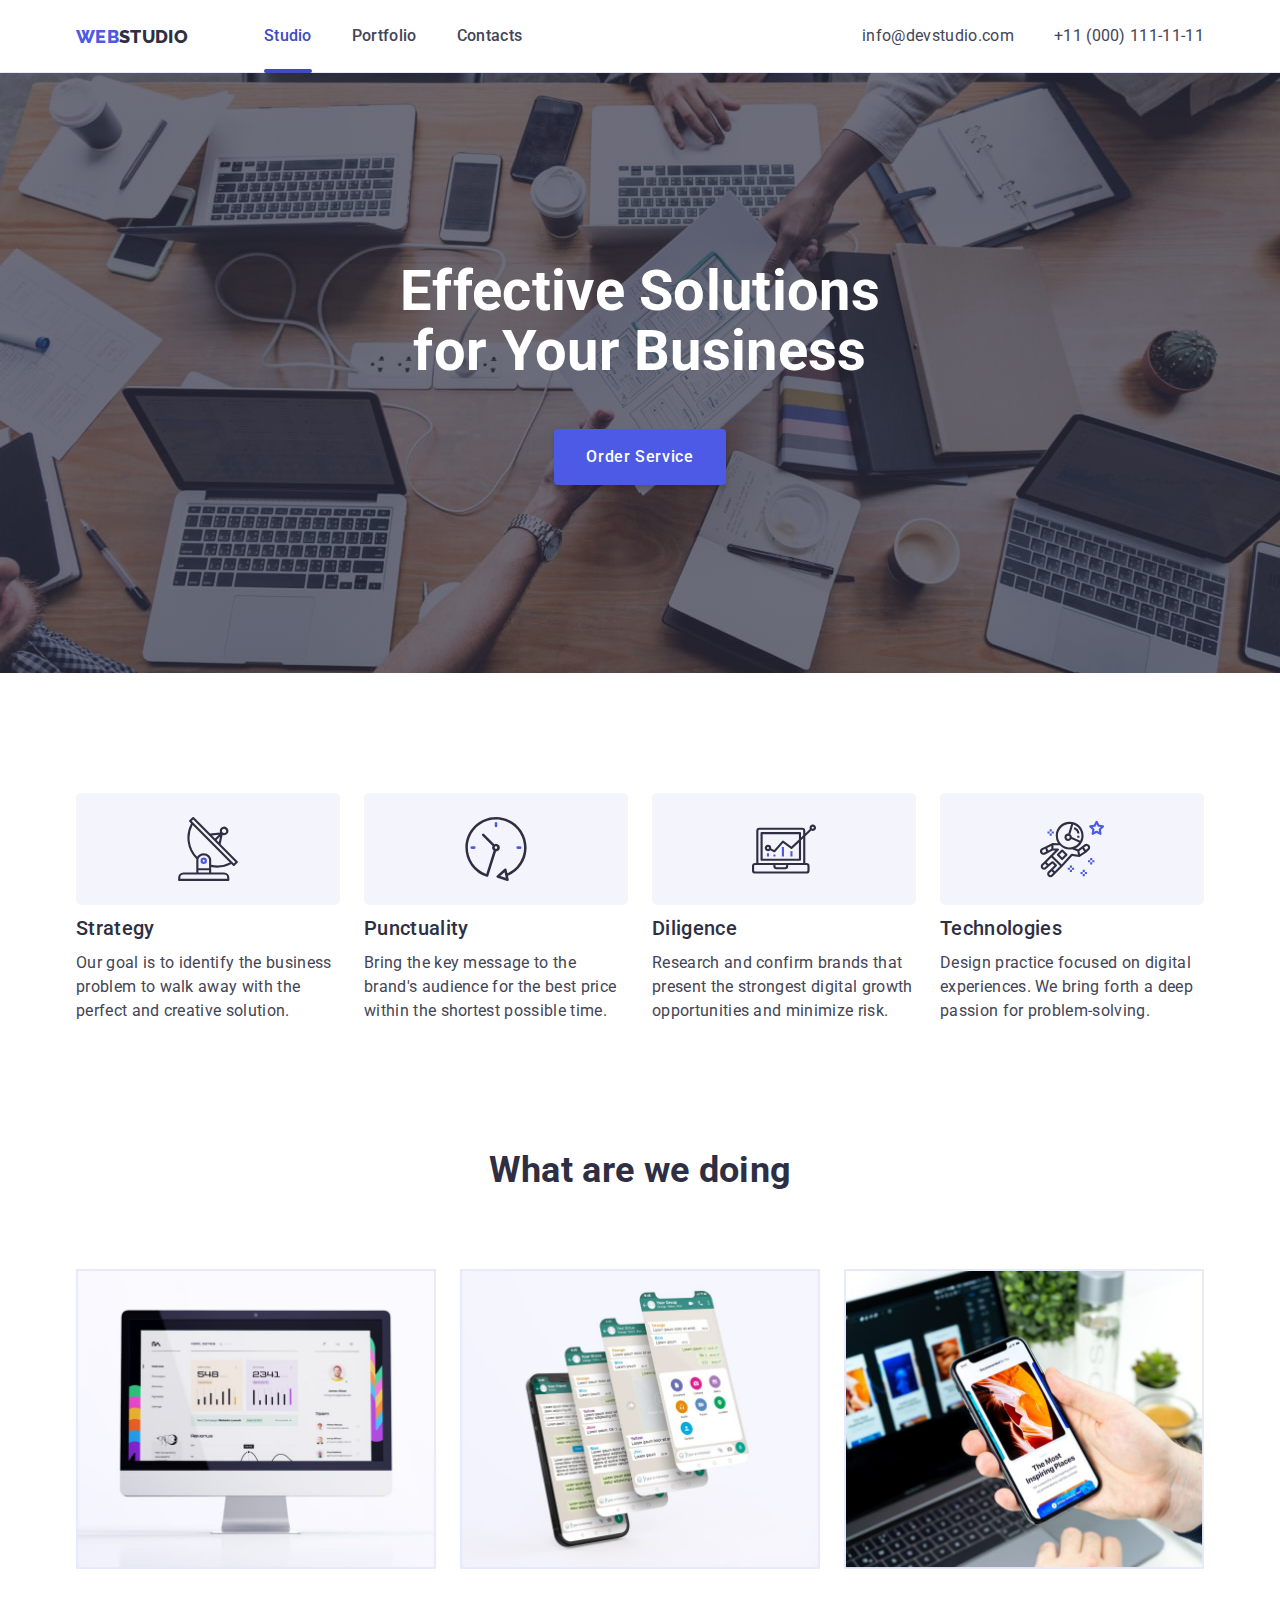
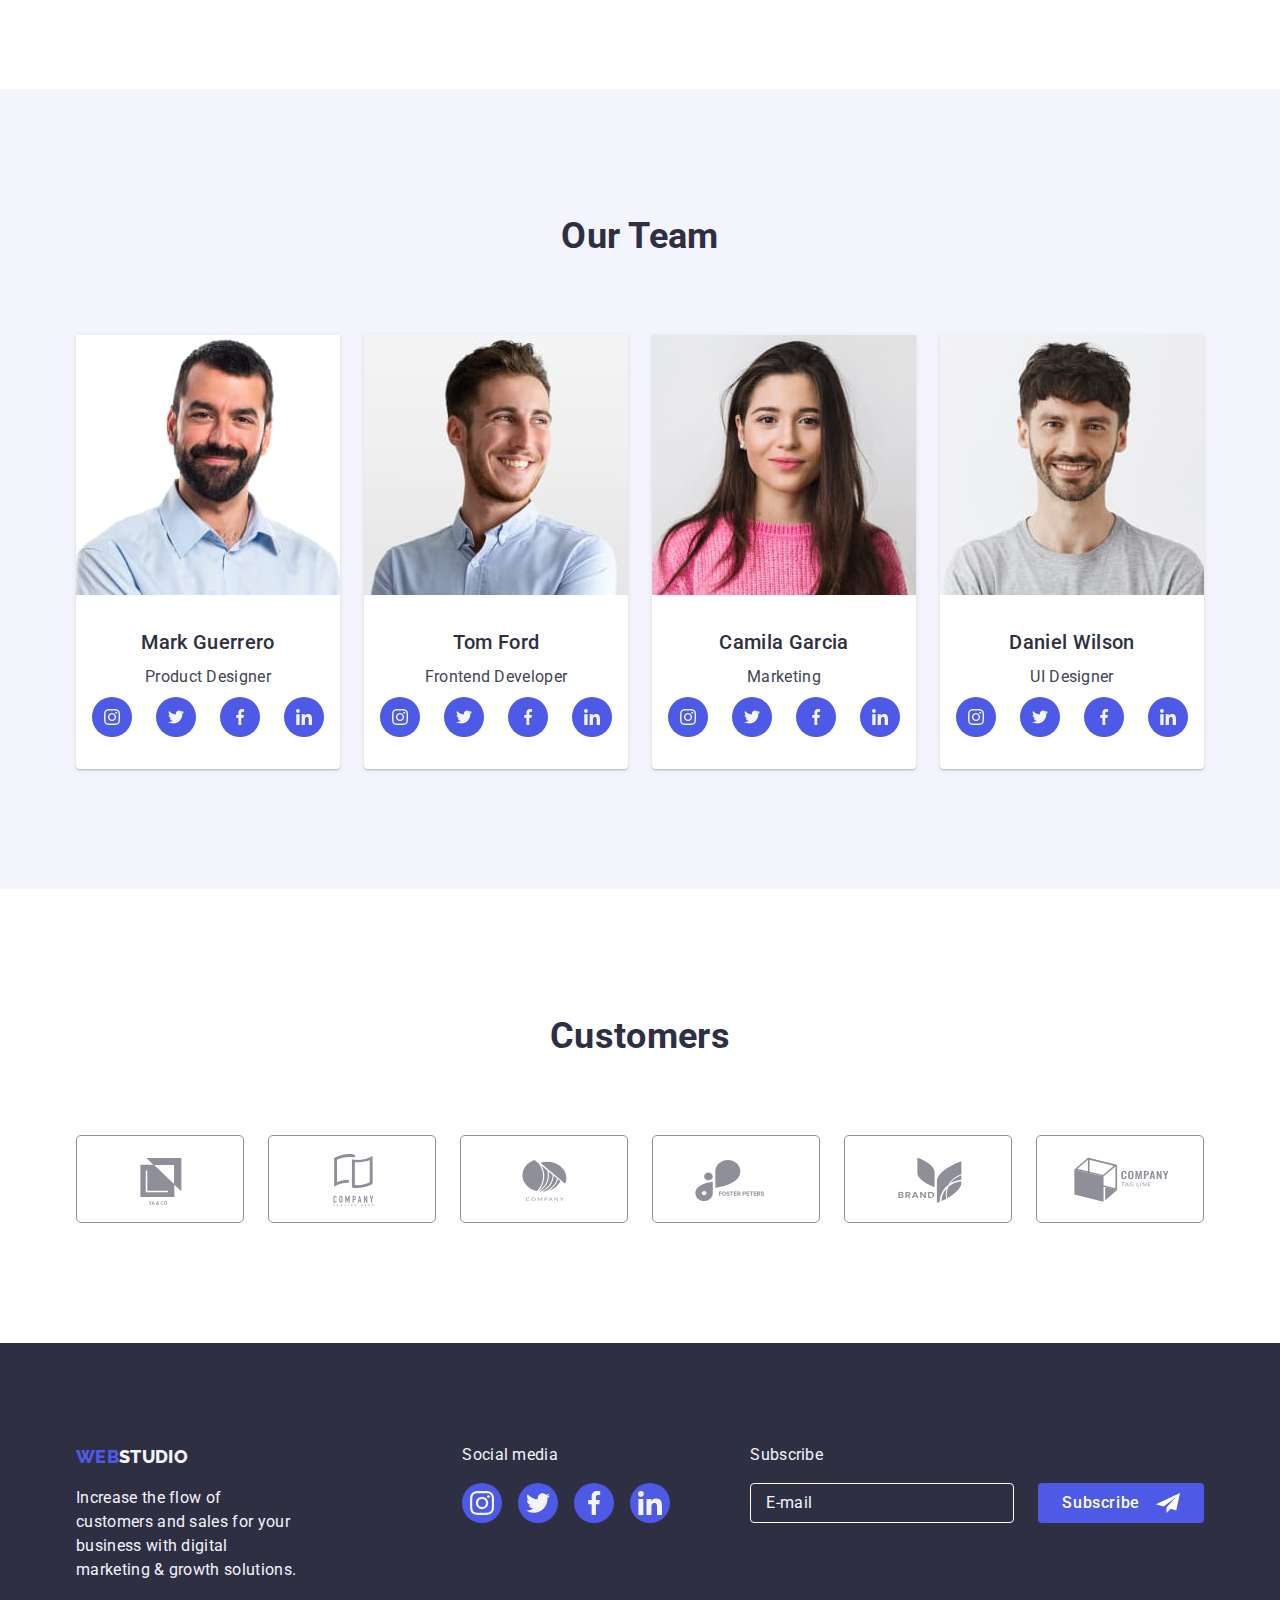
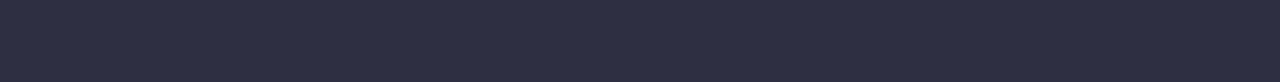
<file: index.html>
<!DOCTYPE html>
<html lang="en">
  <head>
    <meta charset="UTF-8" />
    <meta name="viewport" content="width=device-width, initial-scale=1.0" />

    <!-- Fonts -->
    <link rel="preconnect" href="https://fonts.googleapis.com" />
    <link rel="preconnect" href="https://fonts.gstatic.com" crossorigin />
    <link
      href="https://fonts.googleapis.com/css2?family=Raleway:wght@800&family=Roboto:wght@400;500;700;900&display=swap"
      rel="stylesheet"
    />
    <!-- Normalize -->
    <link
      rel="stylesheet"
      href="https://cdn.jsdelivr.net/npm/modern-normalize@2.0.0/modern-normalize.min.css"
    />
    <!-- Styles -->
    <link rel="stylesheet" href="./css/styles.css" />

    <title>Effective Solutions for Your Business</title>
  </head>
  <body>
    <header class="header">
      <div class="container">
        <nav class="menu">
          <a href="index.html" class="logo">
            <span class="logo-accent">Web</span>Studio
          </a>
          <ul class="menu-list">
            <li class="menu-item">
              <a href="#studio" class="menu-link current">Studio</a>
            </li>
            <li class="menu-item">
              <a href="portfolio.html" class="menu-link">Portfolio</a>
            </li>
            <li class="menu-item">
              <a href="index.html" class="menu-link">Contacts</a>
            </li>
          </ul>
        </nav>
        <address class="contacts">
          <a href="mailto:info@devstudio.com">info@devstudio.com</a>
          <a href="tel:+110001111111">+11 (000) 111-11-11</a>
        </address>
      </div>
    </header>

    <main>
      <section id="studio" class="studio">
        <div class="container">
          <h1 class="header-1 studio-title">
            Effective Solutions <br />
            for Your Business
          </h1>
          <button type="button" class="btn btn-primary" data-modal-open>
            Order Service
          </button>
        </div>
      </section>

      <section class="advantages section">
        <div class="container">
          <h2 class="visually-hidden">Out advantages</h2>
          <ul class="advantages-list">
            <li class="advantages-item">
              <div class="advantages-item-icon">
                <svg class="icon icon-diagram" width="64" height="64">
                  <use xlink:href="./images/icons.svg#icon-antenna"></use>
                </svg>
              </div>
              <h3 class="header-3">Strategy</h3>
              <p>
                Our goal is to identify the business problem to walk away with
                the perfect and creative solution.
              </p>
            </li>
            <li class="advantages-item">
              <div class="advantages-item-icon">
                <svg class="icon icon-clock" width="64" height="64">
                  <use xlink:href="./images/icons.svg#icon-clock"></use>
                </svg>
              </div>
              <h3 class="header-3">Punctuality</h3>
              <p>
                Bring the key message to the brand's audience for the best price
                within the shortest possible time.
              </p>
            </li>
            <li class="advantages-item">
              <div class="advantages-item-icon">
                <svg class="icon icon-diagram" width="64" height="64">
                  <use xlink:href="./images/icons.svg#icon-diagram"></use>
                </svg>
              </div>
              <h3 class="header-3">Diligence</h3>
              <p>
                Research and confirm brands that present the strongest digital
                growth opportunities and minimize risk.
              </p>
            </li>
            <li class="advantages-item">
              <div class="advantages-item-icon">
                <svg class="icon icon-astronaut" width="64" height="64">
                  <use xlink:href="./images/icons.svg#icon-astronaut"></use>
                </svg>
              </div>
              <h3 class="header-3">Technologies</h3>
              <p>
                Design practice focused on digital experiences. We bring forth a
                deep passion for problem-solving.
              </p>
            </li>
          </ul>
        </div>
      </section>

      <section id="portfolio" class="portfolio section">
        <div class="container">
          <h2 class="header-2 portfolio-title">What are we doing</h2>
          <ul class="portfolio-list">
            <li class="portfolio-item">
              <img
                src="./images/img-1.jpg"
                alt="CRM"
                width="360"
                height="300"
              />
            </li>
            <li class="portfolio-item">
              <img
                src="./images/img-2.jpg"
                alt="Chat"
                width="360"
                height="300"
              />
            </li>
            <li class="portfolio-item">
              <img
                src="./images/img-3.jpg"
                alt="Mobile app"
                width="360"
                height="300"
              />
            </li>
          </ul>
        </div>
      </section>

      <section class="team section">
        <div class="container">
          <h2 class="header-2 team-title">Our Team</h2>
          <ul class="team-list">
            <li class="team-item">
              <div class="team-item-img">
                <img
                  src="./images/team-1.jpg"
                  alt="Photo"
                  width="264"
                  height="260"
                />
              </div>
              <div class="team-item-info">
                <h3 class="header-3">Mark Guerrero</h3>
                <p>Product Designer</p>
                <ul class="socials-list">
                  <li>
                    <a href="#" class="socials-list-item">
                      <svg class="icon icon-instagram" width="16" height="16">
                        <use
                          xlink:href="./images/icons.svg#icon-instagram"
                        ></use>
                      </svg>
                    </a>
                  </li>
                  <li>
                    <a href="#" class="socials-list-item">
                      <svg class="icon icon-twitter" width="16" height="16">
                        <use xlink:href="./images/icons.svg#icon-twitter"></use>
                      </svg>
                    </a>
                  </li>
                  <li>
                    <a href="#" class="socials-list-item">
                      <svg class="icon icon-facebook" width="16" height="16">
                        <use
                          xlink:href="./images/icons.svg#icon-facebook"
                        ></use>
                      </svg>
                    </a>
                  </li>
                  <li>
                    <a href="#" class="socials-list-item">
                      <svg class="icon icon-linkedin" width="16" height="16">
                        <use
                          xlink:href="./images/icons.svg#icon-linkedin"
                        ></use>
                      </svg>
                    </a>
                  </li>
                </ul>
              </div>
            </li>
            <li class="team-item">
              <div class="team-item-img">
                <img
                  src="./images/team-2.jpg"
                  alt="Photo"
                  width="264"
                  height="260"
                />
              </div>
              <div class="team-item-info">
                <h3 class="header-3">Tom Ford</h3>
                <p>Frontend Developer</p>
                <ul class="socials-list">
                  <li>
                    <a href="#" class="socials-list-item">
                      <svg class="icon icon-instagram" width="16" height="16">
                        <use
                          xlink:href="./images/icons.svg#icon-instagram"
                        ></use>
                      </svg>
                    </a>
                  </li>
                  <li>
                    <a href="#" class="socials-list-item">
                      <svg class="icon icon-twitter" width="16" height="16">
                        <use xlink:href="./images/icons.svg#icon-twitter"></use>
                      </svg>
                    </a>
                  </li>
                  <li>
                    <a href="#" class="socials-list-item">
                      <svg class="icon icon-facebook" width="16" height="16">
                        <use
                          xlink:href="./images/icons.svg#icon-facebook"
                        ></use>
                      </svg>
                    </a>
                  </li>
                  <li>
                    <a href="#" class="socials-list-item">
                      <svg class="icon icon-linkedin" width="16" height="16">
                        <use
                          xlink:href="./images/icons.svg#icon-linkedin"
                        ></use>
                      </svg>
                    </a>
                  </li>
                </ul>
              </div>
            </li>
            <li class="team-item">
              <div class="team-item-img">
                <img
                  src="./images/team-3.jpg"
                  alt="Photo"
                  width="264"
                  height="260"
                />
              </div>
              <div class="team-item-info">
                <h3 class="header-3">Camila Garcia</h3>
                <p>Marketing</p>
                <ul class="socials-list">
                  <li>
                    <a href="#" class="socials-list-item">
                      <svg class="icon icon-instagram" width="16" height="16">
                        <use
                          xlink:href="./images/icons.svg#icon-instagram"
                        ></use>
                      </svg>
                    </a>
                  </li>
                  <li>
                    <a href="#" class="socials-list-item">
                      <svg class="icon icon-twitter" width="16" height="16">
                        <use xlink:href="./images/icons.svg#icon-twitter"></use>
                      </svg>
                    </a>
                  </li>
                  <li>
                    <a href="#" class="socials-list-item">
                      <svg class="icon icon-facebook" width="16" height="16">
                        <use
                          xlink:href="./images/icons.svg#icon-facebook"
                        ></use>
                      </svg>
                    </a>
                  </li>
                  <li>
                    <a href="#" class="socials-list-item">
                      <svg class="icon icon-linkedin" width="16" height="16">
                        <use
                          xlink:href="./images/icons.svg#icon-linkedin"
                        ></use>
                      </svg>
                    </a>
                  </li>
                </ul>
              </div>
            </li>
            <li class="team-item">
              <div class="team-item-img">
                <img
                  src="./images/team-4.jpg"
                  alt="Photo"
                  width="264"
                  height="260"
                />
              </div>
              <div class="team-item-info">
                <h3 class="header-3">Daniel Wilson</h3>
                <p>UI Designer</p>
                <ul class="socials-list">
                  <li>
                    <a href="#" class="socials-list-item">
                      <svg class="icon icon-instagram" width="16" height="16">
                        <use
                          xlink:href="./images/icons.svg#icon-instagram"
                        ></use>
                      </svg>
                    </a>
                  </li>
                  <li>
                    <a href="#" class="socials-list-item">
                      <svg class="icon icon-twitter" width="16" height="16">
                        <use xlink:href="./images/icons.svg#icon-twitter"></use>
                      </svg>
                    </a>
                  </li>
                  <li>
                    <a href="#" class="socials-list-item">
                      <svg class="icon icon-facebook" width="16" height="16">
                        <use
                          xlink:href="./images/icons.svg#icon-facebook"
                        ></use>
                      </svg>
                    </a>
                  </li>
                  <li>
                    <a href="#" class="socials-list-item">
                      <svg class="icon icon-linkedin" width="16" height="16">
                        <use
                          xlink:href="./images/icons.svg#icon-linkedin"
                        ></use>
                      </svg>
                    </a>
                  </li>
                </ul>
              </div>
            </li>
          </ul>
        </div>
      </section>

      <section class="customers section">
        <div class="container">
          <h2 class="header-2 team-title">Customers</h2>
          <ul class="customers-list">
            <li>
              <a href="#">
                <svg class="icon icon-client-1" width="104" height="56">
                  <use xlink:href="./images/icons.svg#icon-client-1"></use>
                </svg>
              </a>
            </li>
            <li>
              <a href="#">
                <svg class="icon icon-client-2" width="104" height="56">
                  <use xlink:href="./images/icons.svg#icon-client-2"></use>
                </svg>
              </a>
            </li>
            <li>
              <a href="#">
                <svg class="icon icon-client-3" width="104" height="56">
                  <use xlink:href="./images/icons.svg#icon-client-3"></use>
                </svg>
              </a>
            </li>
            <li>
              <a href="#">
                <svg class="icon icon-client-4" width="104" height="56">
                  <use xlink:href="./images/icons.svg#icon-client-4"></use>
                </svg>
              </a>
            </li>
            <li>
              <a href="#">
                <svg class="icon icon-client-5" width="104" height="56">
                  <use xlink:href="./images/icons.svg#icon-client-5"></use>
                </svg>
              </a>
            </li>
            <li>
              <a href="#">
                <svg class="icon icon-client-6" width="104" height="56">
                  <use xlink:href="./images/icons.svg#icon-client-6"></use>
                </svg>
              </a>
            </li>
          </ul>
        </div>
      </section>
    </main>

    <footer class="footer">
      <div class="container">
        <div>
          <a href="index.html" class="logo">
            <span class="logo-accent">Web</span>Studio
          </a>
          <p class="footer-info">
            Increase the flow of customers and sales for your business with
            digital marketing & growth solutions.
          </p>
        </div>

        <div class="footer-socials">
          <p class="footer-label">Social media</p>
          <ul class="socials-list">
            <li>
              <a href="#" class="socials-list-item">
                <svg class="icon icon-instagram" width="24" height="24">
                  <use xlink:href="./images/icons.svg#icon-instagram"></use>
                </svg>
              </a>
            </li>
            <li>
              <a href="#" class="socials-list-item">
                <svg class="icon icon-twitter" width="24" height="24">
                  <use xlink:href="./images/icons.svg#icon-twitter"></use>
                </svg>
              </a>
            </li>
            <li>
              <a href="#" class="socials-list-item">
                <svg class="icon icon-facebook" width="24" height="24">
                  <use xlink:href="./images/icons.svg#icon-facebook"></use>
                </svg>
              </a>
            </li>
            <li>
              <a href="#" class="socials-list-item">
                <svg class="icon icon-linkedin" width="24" height="24">
                  <use xlink:href="./images/icons.svg#icon-linkedin"></use>
                </svg>
              </a>
            </li>
          </ul>
        </div>

        <div>
          <p class="footer-label">Subscribe</p>
          <form name="subscribe" class="form-subscribe" autocomplete="off">
            <div class="form-subscribe-field">
              <input
                type="email"
                id="subscribe_email"
                name="subscribe_email"
                placeholder="Enter your email"
                required
              />
              <label for="subscribe_email">E-mail</label>
            </div>
            <button type="submit">
              Subscribe
              <svg class="icon icon-send" width="24" height="24">
                <use xlink:href="./images/icons.svg#icon-send"></use>
              </svg>
            </button>
          </form>
        </div>
      </div>
    </footer>

    <div class="backdrop is-hidden" data-modal>
      <div class="modal">
        <button class="modal-close" type="button" data-modal-close>
          <svg class="icon icon-close" width="8" height="8">
            <use xlink:href="./images/icons.svg#icon-close"></use>
          </svg>
        </button>

        <div class="modal-content">
          <h2 class="modal-title">
            Leave your contacts and we will call you back
          </h2>

          <form name="contacts" class="form-contacts" autocomplete="off">
            <div class="field">
              <label for="user_name">Name</label>
              <div class="field-input-wrapper">
                <input
                  id="user_name"
                  type="text"
                  name="user_name"
                  minlength="3"
                  required
                />
                <span class="field-icon">
                  <svg class="icon icon-person" width="12" height="12">
                    <use xlink:href="./images/icons.svg#icon-person"></use>
                  </svg>
                </span>
              </div>
            </div>

            <div class="field">
              <label for="user_phone">Phone</label>
              <div class="field-input-wrapper">
                <input
                  id="user_phone"
                  type="tel"
                  name="user_phone"
                  minlength="18"
                  maxlength="18"
                />
                <span class="field-icon">
                  <svg class="icon icon-phone" width="13" height="13">
                    <use xlink:href="./images/icons.svg#icon-phone"></use>
                  </svg>
                </span>
              </div>
            </div>

            <div class="field">
              <label for="user_email">Email</label>
              <div class="field-input-wrapper">
                <input
                  id="user_email"
                  type="email"
                  name="user_email"
                  required
                  pattern="[a-zA-Z\S]+@[a-zA-Z\S]+\.[a-z]{2,3}$"
                  title="Email must contain domen"
                />
                <span class="field-icon">
                  <svg class="icon icon-email" width="15" height="15">
                    <use xlink:href="./images/icons.svg#icon-email"></use>
                  </svg>
                </span>
              </div>
            </div>

            <div class="field">
              <label for="user_comment">Comment</label>
              <div class="field-input-wrapper">
                <textarea
                  id="user_comment"
                  name="user_comment"
                  placeholder="Text input"
                  minlength="10"
                  required
                ></textarea>
              </div>
            </div>

            <div class="form-contacts-agreement">
              <input
                type="checkbox"
                value="false"
                id="user_agreement"
                class="visually-hidden"
              />
              <label class="form-contacts-agreement-desc" for="user_agreement">
                <span class="form-contacts-checkbox">
                  <svg class="icon icon-check" width="10" height="10">
                    <use xlink:href="./images/icons.svg#icon-check"></use>
                  </svg> </span
                >I accept the terms and conditions of the
                <a href="#" target="_blank" rel="noopener noreferrer"
                  >Privacy Policy</a
                >
              </label>
            </div>

            <button type="submit" class="btn btn-primary form-contacts-btn">
              Send
            </button>
          </form>
        </div>
      </div>
    </div>

    <script src="./js/modal.js"></script>
  </body>
</html>
</file>
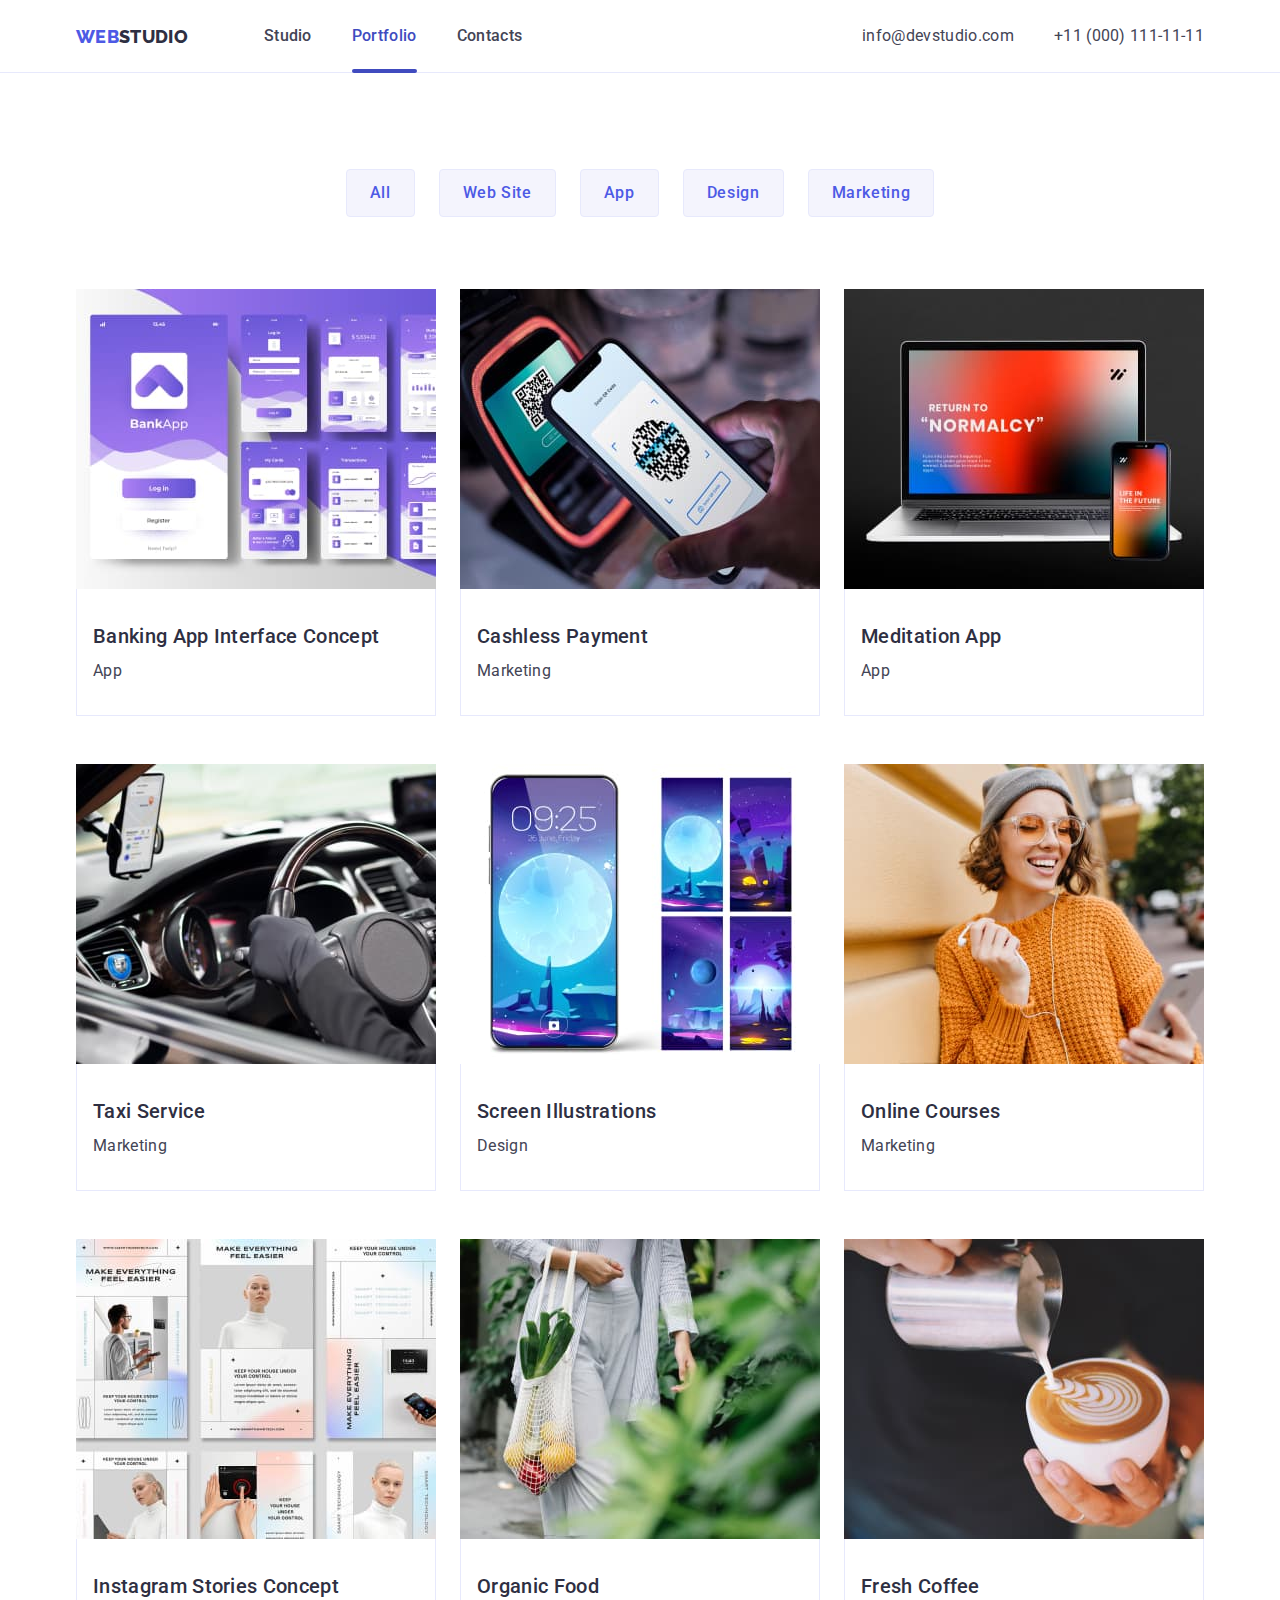
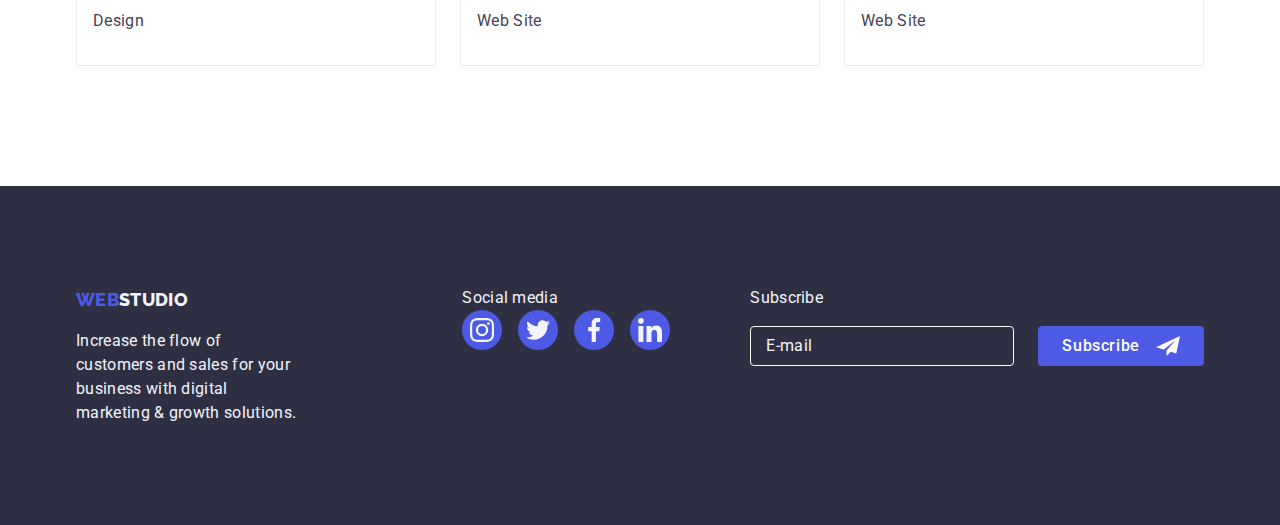
<file: portfolio.html>
<!DOCTYPE html>
<html lang="en">
  <head>
    <meta charset="UTF-8" />
    <meta name="viewport" content="width=device-width, initial-scale=1.0" />

    <!-- Fonts -->
    <link rel="preconnect" href="https://fonts.googleapis.com" />
    <link rel="preconnect" href="https://fonts.gstatic.com" crossorigin />
    <link
      href="https://fonts.googleapis.com/css2?family=Raleway:wght@800&family=Roboto:wght@400;500;700;900&display=swap"
      rel="stylesheet"
    />
    <!-- Normalize -->
    <link
      rel="stylesheet"
      href="https://cdn.jsdelivr.net/npm/modern-normalize@2.0.0/modern-normalize.min.css"
    />
    <!-- Styles -->
    <link rel="stylesheet" href="./css/styles.css" />

    <title>Effective Solutions for Your Business</title>
  </head>
  <body>
    <header class="header">
      <div class="container">
        <nav class="menu">
          <a href="index.html" class="logo">
            <span class="logo-accent">Web</span>Studio
          </a>
          <ul class="menu-list">
            <li class="menu-item">
              <a href="index.html" class="menu-link">Studio</a>
            </li>
            <li class="menu-item">
              <a href="portfolio.html" class="menu-link current">Portfolio</a>
            </li>
            <li class="menu-item">
              <a href="index.html" class="menu-link">Contacts</a>
            </li>
          </ul>
        </nav>
        <address class="contacts">
          <a href="mailto:info@devstudio.com">info@devstudio.com</a>
          <a href="tel:+110001111111">+11 (000) 111-11-11</a>
        </address>
      </div>
    </header>

    <main>
      <section class="section portfolio-page-section">
        <div class="container">
          <h1 class="visually-hidden">Our works</h1>

          <ul class="tabs">
            <li class="tabs-item">
              <button type="button" class="btn tabs-btn">All</button>
            </li>
            <li class="tabs-item">
              <button type="button" class="btn tabs-btn">Web Site</button>
            </li>
            <li class="tabs-item">
              <button type="button" class="btn tabs-btn">App</button>
            </li>
            <li class="tabs-item">
              <button type="button" class="btn tabs-btn">Design</button>
            </li>
            <li class="tabs-item">
              <button type="button" class="btn tabs-btn">Marketing</button>
            </li>
          </ul>

          <ul class="portfolio-page-list">
            <li class="portfolio-page-item">
              <a href="portfolio.html">
                <div class="portfolio-page-item-img">
                  <img
                    src="./images/portfolio-1.jpg"
                    alt="Mockups"
                    width="360"
                    height="300"
                  />
                  <p class="portfolio-page-item-desc">
                    14 Stylish and User-Friendly App Design Concepts · Task
                    Manager App · Calorie Tracker App · Exotic Fruit Ecommerce
                    App · Cloud Storage App
                  </p>
                </div>
                <div class="portfolio-page-item-info">
                  <h2 class="header-3">Banking App Interface Concept</h2>
                  <p>App</p>
                </div>
              </a>
            </li>
            <li class="portfolio-page-item">
              <a href="portfolio.html">
                <div class="portfolio-page-item-img">
                  <img
                    src="./images/portfolio-2.jpg"
                    alt="Phone"
                    width="360"
                    height="300"
                  />
                  <p class="portfolio-page-item-desc">
                    14 Stylish and User-Friendly App Design Concepts · Task
                    Manager App · Calorie Tracker App · Exotic Fruit Ecommerce
                    App · Cloud Storage App
                  </p>
                </div>
                <div class="portfolio-page-item-info">
                  <h2 class="header-3">Cashless Payment</h2>
                  <p>Marketing</p>
                </div>
              </a>
            </li>
            <li class="portfolio-page-item">
              <a href="portfolio.html">
                <div class="portfolio-page-item-img">
                  <img
                    src="./images/portfolio-3.jpg"
                    alt="Laptop and phone"
                    width="360"
                    height="300"
                  />
                  <p class="portfolio-page-item-desc">
                    14 Stylish and User-Friendly App Design Concepts · Task
                    Manager App · Calorie Tracker App · Exotic Fruit Ecommerce
                    App · Cloud Storage App
                  </p>
                </div>
                <div class="portfolio-page-item-info">
                  <h2 class="header-3">Meditation App</h2>
                  <p>App</p>
                </div></a
              >
            </li>
            <li class="portfolio-page-item">
              <a href="portfolio.html"
                ><div class="portfolio-page-item-img">
                  <img
                    src="./images/portfolio-4.jpg"
                    alt="Driver"
                    width="360"
                    height="300"
                  />
                  <p class="portfolio-page-item-desc">
                    14 Stylish and User-Friendly App Design Concepts · Task
                    Manager App · Calorie Tracker App · Exotic Fruit Ecommerce
                    App · Cloud Storage App
                  </p>
                </div>
                <div class="portfolio-page-item-info">
                  <h2 class="header-3">Taxi Service</h2>
                  <p>Marketing</p>
                </div></a
              >
            </li>
            <li class="portfolio-page-item">
              <a href="portfolio.html"
                ><div class="portfolio-page-item-img">
                  <img
                    src="./images/portfolio-8.jpg"
                    alt="Mobile wallpaper"
                    width="360"
                    height="300"
                  />
                  <p class="portfolio-page-item-desc">
                    14 Stylish and User-Friendly App Design Concepts · Task
                    Manager App · Calorie Tracker App · Exotic Fruit Ecommerce
                    App · Cloud Storage App
                  </p>
                </div>
                <div class="portfolio-page-item-info">
                  <h2 class="header-3">Screen Illustrations</h2>
                  <p>Design</p>
                </div></a
              >
            </li>
            <li class="portfolio-page-item">
              <a href="portfolio.html"
                ><div class="portfolio-page-item-img">
                  <img
                    src="./images/portfolio-5.jpg"
                    alt="Woman"
                    width="360"
                    height="300"
                  />
                  <p class="portfolio-page-item-desc">
                    14 Stylish and User-Friendly App Design Concepts · Task
                    Manager App · Calorie Tracker App · Exotic Fruit Ecommerce
                    App · Cloud Storage App
                  </p>
                </div>
                <div class="portfolio-page-item-info">
                  <h2 class="header-3">Online Courses</h2>
                  <p>Marketing</p>
                </div></a
              >
            </li>
            <li class="portfolio-page-item">
              <a href="portfolio.html"
                ><div class="portfolio-page-item-img">
                  <p class="portfolio-page-item-desc">
                    14 Stylish and User-Friendly App Design Concepts · Task
                    Manager App · Calorie Tracker App · Exotic Fruit Ecommerce
                    App · Cloud Storage App
                  </p>
                  <img
                    src="./images/portfolio-6.jpg"
                    alt="Layout concept"
                    width="360"
                    height="300"
                  />
                </div>
                <div class="portfolio-page-item-info">
                  <h2 class="header-3">Instagram Stories Concept</h2>
                  <p>Design</p>
                </div></a
              >
            </li>
            <li class="portfolio-page-item">
              <a href="portfolio.html"
                ><div class="portfolio-page-item-img">
                  <img
                    src="./images/portfolio-9.jpg"
                    alt="Woman with groceries"
                    width="360"
                    height="300"
                  />
                  <p class="portfolio-page-item-desc">
                    14 Stylish and User-Friendly App Design Concepts · Task
                    Manager App · Calorie Tracker App · Exotic Fruit Ecommerce
                    App · Cloud Storage App
                  </p>
                </div>
                <div class="portfolio-page-item-info">
                  <h2 class="header-3">Organic Food</h2>
                  <p>Web Site</p>
                </div></a
              >
            </li>
            <li class="portfolio-page-item">
              <a href="portfolio.html"
                ><div class="portfolio-page-item-img">
                  <img
                    src="./images/portfolio-7.jpg"
                    alt="Coffe in a coup"
                    width="360"
                    height="300"
                  />
                  <p class="portfolio-page-item-desc">
                    14 Stylish and User-Friendly App Design Concepts · Task
                    Manager App · Calorie Tracker App · Exotic Fruit Ecommerce
                    App · Cloud Storage App
                  </p>
                </div>
                <div class="portfolio-page-item-info">
                  <h2 class="header-3">Fresh Coffee</h2>
                  <p>Web Site</p>
                </div></a
              >
            </li>
          </ul>
        </div>
      </section>
    </main>

    <footer class="footer">
      <div class="container">
        <div>
          <a href="index.html" class="logo">
            <span class="logo-accent">Web</span>Studio
          </a>
          <p class="footer-info">
            Increase the flow of customers and sales for your business with
            digital marketing & growth solutions.
          </p>
        </div>

        <div class="footer-socials">
          <p class="footer-socials-label">Social media</p>
          <ul class="socials-list">
            <li>
              <a href="#" class="socials-list-item">
                <svg class="icon icon-instagram" width="24" height="24">
                  <use xlink:href="./images/icons.svg#icon-instagram"></use>
                </svg>
              </a>
            </li>
            <li>
              <a href="#" class="socials-list-item">
                <svg class="icon icon-twitter" width="24" height="24">
                  <use xlink:href="./images/icons.svg#icon-twitter"></use>
                </svg>
              </a>
            </li>
            <li>
              <a href="#" class="socials-list-item">
                <svg class="icon icon-facebook" width="24" height="24">
                  <use xlink:href="./images/icons.svg#icon-facebook"></use>
                </svg>
              </a>
            </li>
            <li>
              <a href="#" class="socials-list-item">
                <svg class="icon icon-linkedin" width="24" height="24">
                  <use xlink:href="./images/icons.svg#icon-linkedin"></use>
                </svg>
              </a>
            </li>
          </ul>
        </div>

        <div>
          <p class="footer-label">Subscribe</p>
          <form name="subscribe" class="form-subscribe" autocomplete="off">
            <div class="form-subscribe-field">
              <input
                type="email"
                id="subscribe_email"
                name="subscribe_email"
                placeholder="Enter your email"
                required
              />
              <label for="subscribe_email">E-mail</label>
            </div>
            <button type="submit">
              Subscribe
              <svg class="icon icon-send" width="24" height="24">
                <use xlink:href="./images/icons.svg#icon-send"></use>
              </svg>
            </button>
          </form>
        </div>
      </div>
    </footer>
  </body>
</html>
</file>
<file: css/styles.css>
:root {
  --primary-color: #4d5ae5; /* IRIS */
  --pressed-state-color: #404bbf; /* OCEAN */
  --dark-color: #2e2f42; /* NAVY BLUE */
  --success-color: #31d0aa; /* GREEN */
  --text-color: #434455; /* SLATE */
  --subtle-text-color: #8e8f99; /* LIGHT SLATE */
  --accent-color: #e7e9fc; /* CORNFLOWER */
  --light-color: #f4f4fd; /* CLOUD */
  --overlay-color: #2e2f42; /* NAVY BLUE MODAL */
  --white-color: #ffffff; /* WHITE */
  --intent-col: 24px;
  --intent-row: 48px;
  --transition: 250ms cubic-bezier(0.4, 0, 0.2, 1);
}

/* base */
body {
  background-color: var(--white-color);
  color: var(--text-color);
  font-family: Roboto, sans-serif;
  font-size: 16px;
  font-weight: normal;
  line-height: 1.5;
  letter-spacing: 0.02em;
}

ul,
ol {
  list-style-type: none;
  padding: 0;
  margin: 0;
}

a {
  color: currentColor;
  text-decoration: none;
}

button {
  font-family: inherit;
  font-weight: 500;
  cursor: pointer;
  letter-spacing: 0.04em;
  border: none;
  line-height: 1.5;
}

address {
  font-style: normal;
}

h1,
h2,
h3 {
  color: var(--dark-color);
  margin: 0;
}

p {
  margin: 0;
}

img {
  display: block;
  max-width: 100%;
  height: auto;
}

/* input */
input,
textarea {
  font-family: inherit;
  font-size: inherit;
  font-weight: inherit;
  line-height: inherit;
  letter-spacing: inherit;
  border: 1px solid rgba(46, 47, 66, 40%);
  border-radius: 4px;
  display: block;
  width: 100%;
  color: var(--dark-color);
  font-size: 12px;
  padding: 8px 16px;
  transition: border-color var(--transition);
  outline: transparent;
}

textarea {
  resize: none;
  height: 120px;
}

input:focus,
textarea:focus {
  border-color: var(--primary-color);
}

input::placeholder,
textarea::placeholder {
  color: rgba(46, 47, 66, 40%);
}

input {
  height: 40px;
}

/* form */
.field {
  margin-bottom: 8px;
}

.field input {
  padding-left: 38px;
  padding-right: 20px;
}

.field label {
  color: var(--subtle-text-color);
  font-size: 12px;
  display: inline-block;
  margin-bottom: 4px;
}

.field input:focus + .field-icon .icon {
  fill: var(--primary-color);
}

.field-icon {
  position: absolute;
  top: 50%;
  transform: translateY(-50%);
  left: 16px;
  width: 18px;
  display: inline-flex;
  justify-content: center;
  align-items: center;
  pointer-events: none;
}

.field .icon {
  fill: var(--dark-color);
  transition: fill var(--transition);
}

.field-input-wrapper {
  position: relative;
}

/* form-contacts */
.form-contacts-btn {
  display: block;
  margin: 24px auto 0;
  min-width: 169px;
}

.form-contacts-agreement {
  margin-top: 16px;
}

.form-contacts-agreement
  input:checked
  + .form-contacts-agreement-desc
  .form-contacts-checkbox {
  background-color: var(--pressed-state-color);
  border-color: var(--pressed-state-color);
}

.form-contacts-agreement
  input:focus
  + .form-contacts-agreement-desc
  .form-contacts-checkbox {
  border-color: var(--pressed-state-color);
}

.form-contacts-agreement
  input:checked
  + .form-contacts-agreement-desc
  .form-contacts-checkbox
  .icon {
  fill: var(--white-color);
}

.form-contacts-agreement-desc {
  font-size: 12px;
  line-height: 1.16;
  color: var(--subtle-text-color);
}

.form-contacts-agreement-desc a {
  text-decoration: underline;
  text-decoration-skip-ink: none;
  color: var(--primary-color);
}

.form-contacts-checkbox {
  display: inline-flex;
  align-items: center;
  justify-content: center;
  margin-right: 8px;
  width: 16px;
  height: 16px;
  border: 1px solid rgba(46, 47, 66, 40%);
  border-radius: 2px;
  cursor: pointer;
  transition: background-color var(--transition), border-color var(--transition);
}

.form-contacts-checkbox .icon {
  fill: transparent;
  transition: fill var(--transition);
}

/* form-subscribe */
.form-subscribe {
  display: flex;
  gap: 24px;
}

.form-subscribe-field {
  position: relative;
}

.form-subscribe-field label {
  position: absolute;
  top: 50%;
  transform: translateY(-50%);
  padding: 2px 6px;
  left: 10px;
  background-color: var(--dark-color);
  transition: transform var(--transition);
  cursor: text;
}

.form-subscribe-field input:focus + label,
.form-subscribe-field input:not(:placeholder-shown) + label {
  transform: translateY(-130%);
}

.form-subscribe-field input::placeholder {
  opacity: 0;
  transition: opacity 200ms ease-in 0s;
}

.form-subscribe-field input:focus::placeholder {
  opacity: 1;
  transition-delay: 300ms;
}

.form-subscribe input {
  border-color: var(--white-color);
  color: var(--white-color);
  background-color: transparent;
  width: 264px;
}

.form-subscribe input::placeholder {
  color: var(--white-color);
}

.form-subscribe button {
  background-color: var(--primary-color);
  color: var(--white-color);
  border-radius: 4px;
  padding: 8px 24px;
  font-weight: medium;
  display: flex;
  align-items: center;
  transition: background-color var(--transition);
}

.form-subscribe button svg {
  fill: var(--white-color);
  margin-left: 16px;
}

.form-subscribe button:hover,
.form-subscribe button:focus {
  background-color: var(--pressed-state-color);
}

/* layout */
.container {
  width: 1158px;
  padding: 0 15px;
  margin: 0 auto;
}

/* typography */
.header-1 {
  font-weight: 700;
  font-size: 56px;
}

.header-2 {
  font-weight: 700;
  font-size: 36px;
}

.header-3 {
  font-weight: 500;
  font-size: 20px;
}

/* btn */
.btn {
  border-radius: 4px;
  padding: 16px 32px;
  transition: background-color var(--transition);
}

.btn-primary {
  background-color: var(--primary-color);
  color: var(--white-color);
  box-shadow: 0 4px 4px 0 rgba(0, 0, 0, 15%);
}

.btn-primary:hover,
.btn-primary:focus {
  background-color: var(--pressed-state-color);
}

.section {
  padding: 120px 0;
}

/* header */
.header {
  border-bottom: 1px solid var(--accent-color);
}

.header .container {
  display: flex;
  align-items: center;
}

/* logo */
.logo {
  font-size: 18px;
  font-family: 'Raleway';
  font-weight: 800;
  text-transform: uppercase;
  color: var(--dark-color);
}

.logo-accent {
  color: var(--primary-color);
}

/* menu */
.menu {
  display: flex;
  align-items: center;
  margin-right: auto;
}

.menu-list {
  display: flex;
  align-items: center;
  gap: 40px;
  margin-left: 76px;
}

.menu-link {
  font-weight: 500;
  display: inline-block;
  padding: 24px 0;
  transition: color var(--transition);
}

.menu-link:hover {
  color: var(--pressed-state-color);
}

.menu-link.current {
  position: relative;
  color: var(--pressed-state-color);
}

.menu-link.current::after {
  content: '';
  position: absolute;
  bottom: -1px;
  left: 0;
  right: 0;
  width: 100%;
  height: 4px;
  border-radius: 2px;
  background-color: var(--pressed-state-color);
}

/* contacts */
.contacts {
  display: flex;
  align-items: center;
  gap: 40px;
}

.contacts a {
  transition: color var(--transition);
}

.contacts a:hover {
  color: var(--pressed-state-color);
}

/* studio */
.studio {
  background-color: var(--dark-color);
  background-image: linear-gradient(
      rgba(46, 47, 66, 0.7),
      rgba(46, 47, 66, 0.7)
    ),
    url('../images/people-office.jpg');
  background-repeat: no-repeat;
  background-size: cover;
  background-position: center center;
  text-align: center;
  padding: 188px 0;
  max-width: 1440px;
  margin: 0 auto;
}

.studio-title {
  color: var(--white-color);
  margin: 0 auto 48px;
  line-height: 60px;
}

/* advantages */
.advantages {
  padding-bottom: 0;
}

.advantages-list {
  display: flex;
  gap: var(--intent-col);
}

.advantages-item {
  width: calc((100% - (3 * var(--intent-col))) / 4);
}

.advantages-item > h3 {
  margin-bottom: 8px;
}

.advantages-item-icon {
  background-color: var(--light-color);
  border-radius: 5px;
  display: flex;
  align-items: center;
  justify-content: center;
  height: 112px;
  margin-bottom: 8px;
}

/* portfolio */
.portfolio-title {
  text-align: center;
  margin-bottom: 72px;
}

.portfolio-list {
  display: flex;
  gap: var(--intent-col);
}

.portfolio-item {
  border: 1px solid var(--accent-color);
  width: calc((100% - (2 * var(--intent-col))) / 3);
}

/* team */
.team {
  background-color: var(--light-color);
}

.team-title {
  text-align: center;
  margin-bottom: 72px;
}

.team-list {
  display: flex;
  gap: var(--intent-col);
}

.team-item {
  background-color: var(--white-color);
  text-align: center;
  width: calc((100% - (3 * var(--intent-col))) / 4);
  border-bottom-left-radius: 4px;
  border-bottom-right-radius: 4px;
  box-shadow: 0px 1px 6px 0 rgba(46, 47, 66, 8%),
    0px 1px 1px 0 rgba(46, 47, 66, 16%), 0px 2px 1px 0 rgba(46, 47, 66, 8%);
}

.team-item-img {
  height: 260px;
}

.team-item-img img {
  height: 100%;
  width: 100%;
  object-fit: cover;
}

.team-item-info {
  padding: 32px 16px;
}

.team-item-info > h3 {
  margin-bottom: 8px;
}

.team-item-info .socials-list {
  margin-top: 8px;
  gap: 24px;
}

/* social list icons */
.socials-list {
  display: flex;
  gap: 16px;
}

.socials-list-item {
  width: 40px;
  height: 40px;
  display: flex;
  align-items: center;
  justify-content: center;
  background-color: var(--primary-color);
  border-radius: 50%;
  transition: background-color var(--transition);
}

.socials-list-item:hover,
.socials-list-item:focus {
  background-color: var(--pressed-state-color);
}

.socials-list-item svg {
  fill: var(--light-color);
}

/* customers */
.customers-list {
  display: flex;
  justify-content: center;
  gap: 24px;
}

.customers-list a {
  display: flex;
  align-items: center;
  justify-content: center;
  border: 1px solid var(--subtle-text-color);
  height: 88px;
  width: 168px;
  border-radius: 5px;
  transition: border-color var(--transition);
}

.customers-list a:hover {
  border-color: var(--pressed-state-color);
}

.customers-list a:hover svg,
.customers-list a:focus svg {
  fill: var(--pressed-state-color);
}

.customers-list a svg {
  fill: var(--subtle-text-color);
  transition: fill var(--transition);
}

/* footer */
.footer {
  background-color: var(--dark-color);
  color: var(--light-color);
  padding: 100px 0;
}

.footer .container {
  display: flex;
}

.footer .logo {
  color: var(--light-color);
}

.footer-info {
  margin-top: 16px;
  max-width: 264px;
}

.footer-socials {
  margin-left: 160px;
  margin-right: 80px;
}

.footer-label {
  display: block;
  font-weight: medium;
  margin-bottom: 16px;
}

.footer-socials .socials-list-item {
  transition: background-color var(--transition);
}

.footer-socials .socials-list-item:hover,
.footer-socials .socials-list-item:focus {
  background-color: var(--success-color);
}

/* portfolio */
.portfolio-page-section {
  padding-top: 96px;
}

.tabs {
  display: flex;
  justify-content: center;
  margin-bottom: 72px;
  gap: var(--intent-col);
}

.tabs-btn {
  background-color: var(--light-color);
  color: var(--primary-color);
  border: 1px solid var(--accent-color);
  padding: 11px 23px;
  transition: color, border-color, box-shadow, var(--transition);
}

.tabs-btn:hover,
.tabs-btn:focus {
  background-color: var(--pressed-state-color);
  color: var(--white-color);
  border-color: var(--pressed-state-color);
  box-shadow: 0 3px 1px 0 rgba(0, 0, 0, 10%), 0 2px 1px 0 rgba(0, 0, 0, 8%),
    0 2px 2px 0 rgba(0, 0, 0, 12%);
}

.portfolio-page-list {
  display: flex;
  flex-wrap: wrap;
  row-gap: var(--intent-row);
  column-gap: var(--intent-col);
}

.portfolio-page-item {
  width: calc((100% - (2 * var(--intent-col))) / 3);
}

.portfolio-page-item a {
  display: block;
  transition: box-shadow var(--transition);
}

.portfolio-page-item a:hover {
  box-shadow: 0 1px 6px rgba(46, 47, 66, 8%), 0 1px 1px rgba(46, 47, 66, 16%),
    0 2px 1px rgba(46, 47, 66, 8%);
}

.portfolio-page-item a:hover .portfolio-page-item-desc,
.portfolio-page-item a:focus .portfolio-page-item-desc {
  transform: translateY(0%);
}

.portfolio-page-item-img {
  overflow: hidden;
  height: 300px;
  position: relative;
}

.portfolio-page-item-desc {
  position: absolute;
  top: 0;
  bottom: 0;
  left: 0;
  right: 0;
  padding: 40px 32px;
  background-color: var(--primary-color);
  color: var(--light-color);
  transform: translateY(100%);
  transition: transform var(--transition);
}

.portfolio-page-item-img img {
  width: 100%;
  height: 100%;
  object-fit: cover;
}

.portfolio-page-item-info {
  border-bottom: 1px solid var(--accent-color);
  border-left: 1px solid var(--accent-color);
  border-right: 1px solid var(--accent-color);
  padding: 32px 16px;
}

.portfolio-page-item-info > h2 {
  margin-bottom: 8px;
}

/* modal */
.backdrop {
  position: fixed;
  inset: 0;
  background-color: rgba(46, 47, 66, 40%);
  transition: opacity, visibility, var(--transition);
}

.backdrop.is-hidden {
  opacity: 0;
  visibility: hidden;
  pointer-events: none;
}

.modal {
  position: absolute;
  width: 408px;
  min-height: 584px;
  background-color: #fff;
  top: 50%;
  left: 50%;
  transform: translate(-50%, -50%);
  border-radius: 4px;
  box-shadow: 0 1px 1px 0 rgba(0, 0, 0, 14%), 0 1px 3px 0 rgba(0, 0, 0, 12%),
    0 2px 1px 0 rgba(0, 0, 0, 20%);
}

.modal-close {
  width: 24px;
  height: 24px;
  background-color: var(--accent-color);
  border: 1px solid rgba(0, 0, 0, 10%);
  border: 1px solid rgba(0, 0, 0, 10%);
  border-radius: 50%;
  position: absolute;
  top: 24px;
  right: 24px;
  display: flex;
  align-items: center;
  justify-content: center;
  transition: background-color, border-color, var(--transition);
}

.modal-close svg {
  transition: fill var(--transition);
}

.modal-close:hover {
  background-color: var(--pressed-state-color);
  border-color: var(--pressed-state-color);
}

.modal-close:hover svg {
  fill: #fff;
}

.modal-content {
  padding: 72px 24px 24px;
}

.modal-title {
  font-size: 16px;
  font-weight: medium;
  margin-bottom: 16px;
  text-align: center;
}

/* helpers */
.visually-hidden {
  position: absolute;
  width: 1px;
  height: 1px;
  margin: -1px;
  border: 0;
  padding: 0;
  white-space: nowrap;
  clip: rect(0 0 0 0);
  clip-path: inset(50%);
  overflow: hidden;
}
</file>
